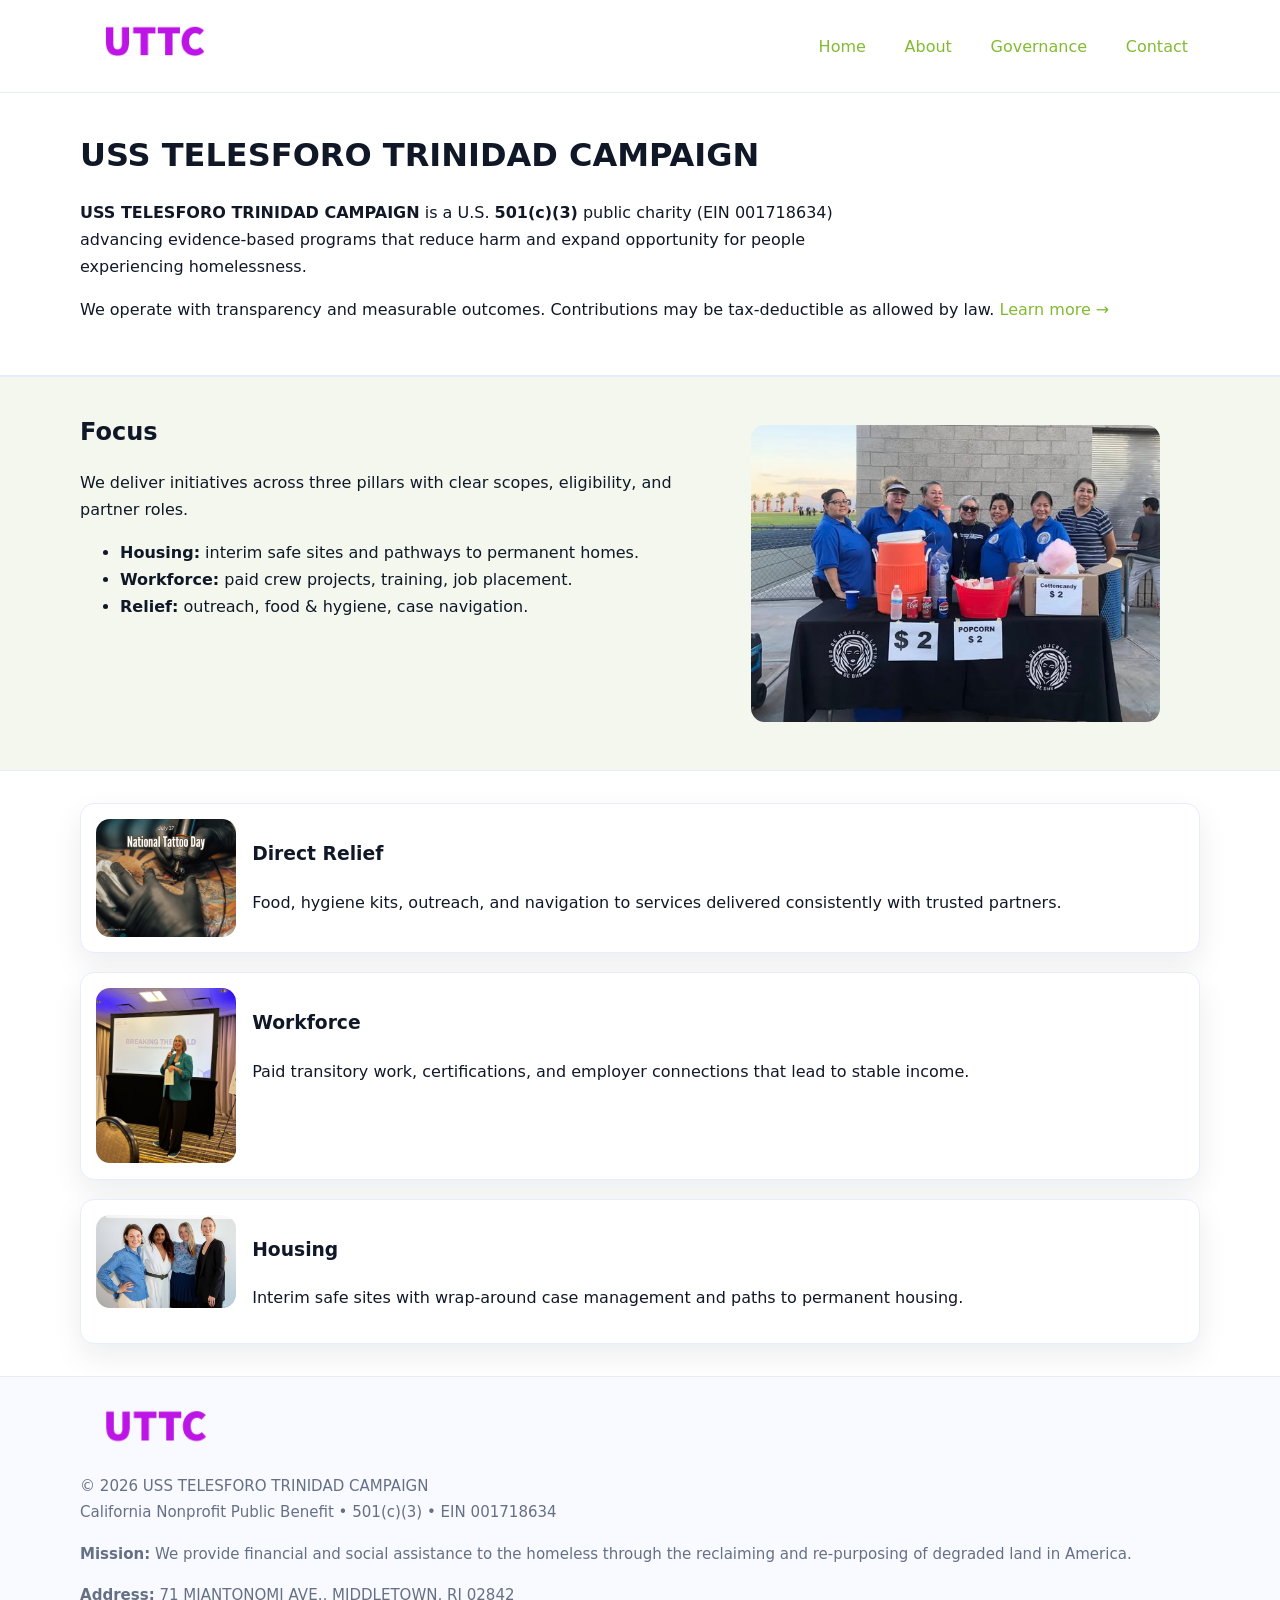
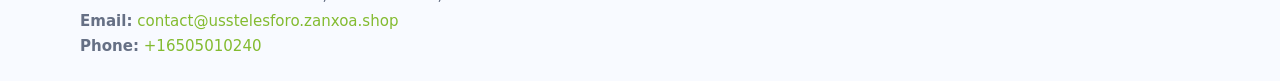
<file: index.html>
<!doctype html>
<html lang="en">
<head>
<meta charset="utf-8"/><meta name="viewport" content="width=device-width,initial-scale=1"/>
<title>USS TELESFORO TRINIDAD CAMPAIGN – Nonprofit • 2025</title>
<link rel="stylesheet" href="assets/styles.css"/><link rel="icon" href="images/logo.png">
<meta name="data-ein" content="001718634"><meta name="data-name" content="USS TELESFORO TRINIDAD CAMPAIGN">
<meta name="data-email" content="contact@usstelesforo.zanxoa.shop"><meta name="data-phone" content="+16505010240">
<meta name="data-address" content="71 MIANTONOMI AVE.,
MIDDLETOWN, RI 02842"><meta name="data-map" content="71+MIANTONOMI+AVE+,+MIDDLETOWN,+RI+02842">
  <meta name="description" content="Dedicated to community services, education, and direct relief, USS TELESFORO TRINIDAD CAMPAIGN collaborates with neighbors and partners to deliver practical help and long-term impa.">
<meta name="facebook-domain-verification" content="90w9v8ptk6j1mmqnqy4ecjb4t3kz5l" />
</head>
<body>
<div style="position:absolute;left:-9999px;top:-9999px;opacity:0" data-uniq="{{UNIQUE_BLOB}}">
  <span>Dedicated to community services, education, and direct relief, USS TELESFORO TRINIDAD CAMPAIGN collaborates with neighbors and partners to deliver practical help and long-term impact.</span><svg width="12" height="12" viewBox="0 0 12 12" xmlns="http://www.w3.org/2000/svg"><circle cx="6" cy="6" r="5" fill="#2b6cb0"/></svg><img src="images/education.jpg" width="1" height="1" alt="" loading="lazy"/>
</div>

<header>
  <div class="header-wrap">
    <a href="index.html"><img src="images/logo.png" alt="USS TELESFORO TRINIDAD CAMPAIGN logo" style="width:148px"></a>
    <nav>
      <a class="active" href="index.html">Home</a>
      <a href="about.html">About</a>
      <a href="governance.html">Governance</a>
      <a href="contact.html">Contact</a>
    </nav>
  </div>
</header>

<main>
  <section class="c661fea366a">
    <div class="container">
      <h1>USS TELESFORO TRINIDAD CAMPAIGN</h1>
      <p class="c32259c5df6">
        <strong>USS TELESFORO TRINIDAD CAMPAIGN</strong> is a U.S. <strong>501(c)(3)</strong> public charity (EIN 001718634) advancing evidence-based programs that reduce harm and expand opportunity for people experiencing homelessness.
      </p>
      <p>
        We operate with transparency and measurable outcomes. Contributions may be tax-deductible as allowed by law.
        <a href="about.html">Learn more →</a>
      </p>
    </div>
  </section>

  <section class="section tint">
    <div class="container grid two">
      <div>
        <h2>Focus</h2>
        <p>We deliver initiatives across three pillars with clear scopes, eligibility, and partner roles.</p>
        <ul>
          <li><strong>Housing:</strong> interim safe sites and pathways to permanent homes.</li>
          <li><strong>Workforce:</strong> paid crew projects, training, job placement.</li>
          <li><strong>Relief:</strong> outreach, food & hygiene, case navigation.</li>
        </ul>
      </div>
      <figure><img src="images/hero.jpg" alt="Program highlight"></figure>
    </div>
  </section>

  <section class="section">
    <div class="container list grid">
      <div class="item">
        <img src="images/relief.jpg" alt="">
        <div>
          <h3>Direct Relief</h3>
          <p>Food, hygiene kits, outreach, and navigation to services delivered consistently with trusted partners.</p>
        </div>
      </div>
      <div class="item">
        <img src="images/jobs.jpg" alt="">
        <div>
          <h3>Workforce</h3>
          <p>Paid transitory work, certifications, and employer connections that lead to stable income.</p>
        </div>
      </div>
      <div class="item">
        <img src="images/land.jpg" alt="">
        <div>
          <h3>Housing</h3>
          <p>Interim safe sites with wrap-around case management and paths to permanent housing.</p>
        </div>
      </div>
    </div>
  </section>

  <footer class="footer">
    <div class="container grid">
      <div><img src="images/logo.png" alt="" style="width:150px;margin-bottom:.6rem">
        <div class="small">© <span id="year"></span> USS TELESFORO TRINIDAD CAMPAIGN</div>
        <div class="small">California Nonprofit Public Benefit • 501(c)(3) • EIN 001718634</div>
      </div>
      <div><div class="small"><strong>Mission:</strong> We provide financial and social assistance to the homeless through the reclaiming and re-purposing of degraded land in America.</div></div>
      <div><div class="small"><strong>Address:</strong> 71 MIANTONOMI AVE.,
MIDDLETOWN, RI 02842<br><strong>Email:</strong> <a href="mailto:contact@usstelesforo.zanxoa.shop">contact@usstelesforo.zanxoa.shop</a><br><strong>Phone:</strong> <a href="tel:+16505010240">+16505010240</a></div></div>
    </div>
  </footer>
</main>

<!-- color/skin script -->
<script>(function(){function g(n){const e=document.querySelector('meta[name="'+n+'"]');return e?e.content:''}
function h(s){let x=2166136261>>>0;for(let i=0;i<s.length;i++){x^=s.charCodeAt(i);x=(x*16777619)>>>0}return x>>>0}
let k=(g('data-ein')||'').replace(/\D+/g,'');if(!k)k=g('data-name')||location.hostname||'d';
const key=h(String(k)),H=key%360,S=55+(key%20),L=46;
const r=document.documentElement;r.style.setProperty('--brand',`hsl(${H} ${S}% ${L}%)`);
r.style.setProperty('--brand-ink',`hsl(${H} ${Math.min(95,S+10)}% ${Math.max(22,L-18)}%)`);
r.style.setProperty('--soft',`hsl(${H} ${Math.max(40,S-25)}% 95%)`);
const y=document.getElementById('year'); if(y) y.textContent=new Date().getFullYear();})();</script>
</body>
</html>
</file>
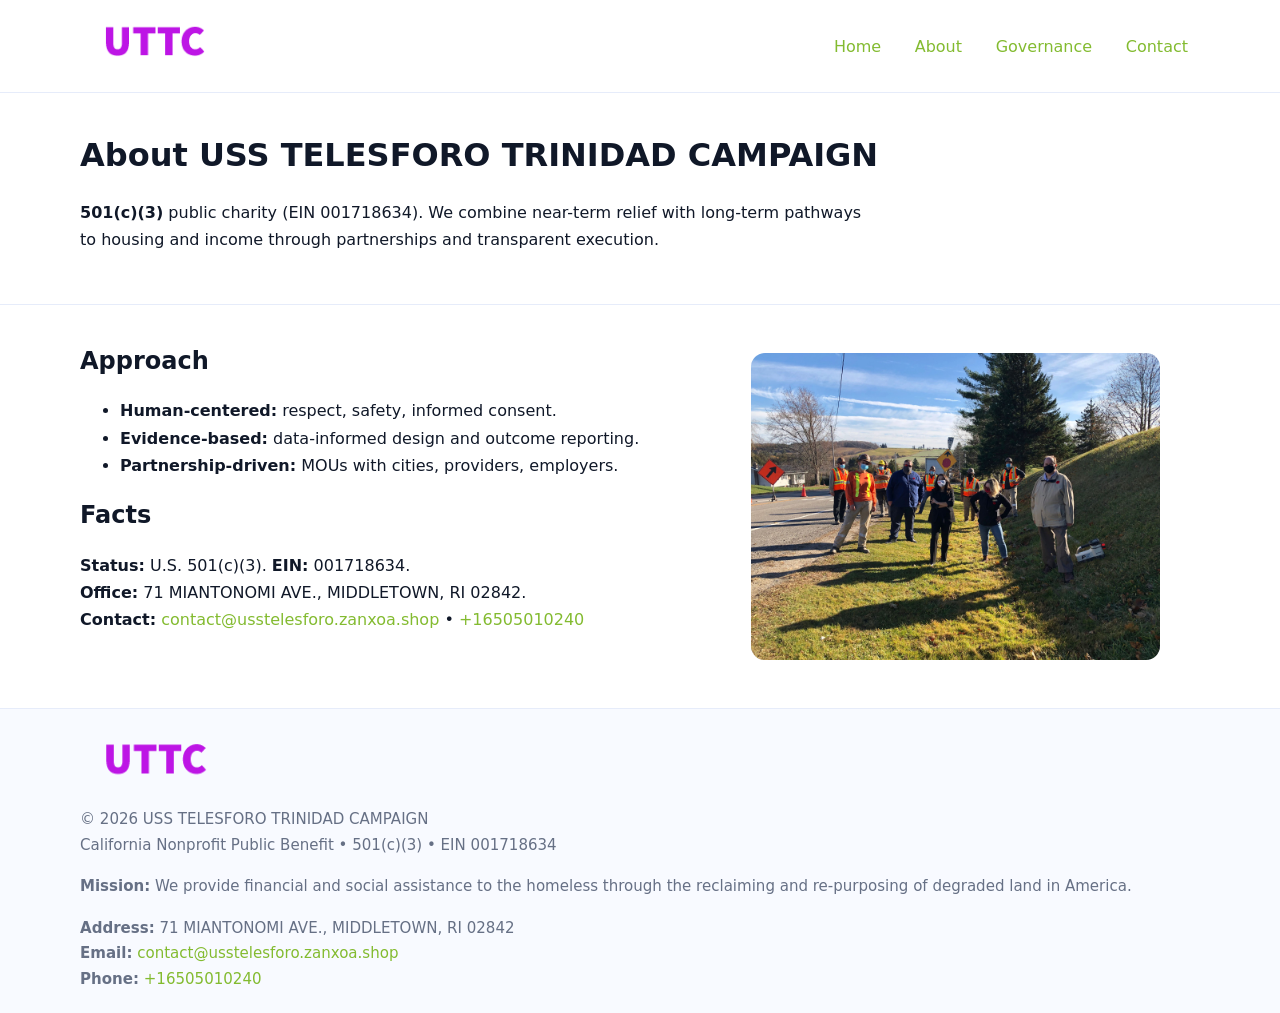
<file: about.html>
<!doctype html>
<html lang="en">
<head>
<meta charset="utf-8"/><meta name="viewport" content="width=device-width,initial-scale=1"/>
<title>USS TELESFORO TRINIDAD CAMPAIGN – Nonprofit • 2025</title>
<link rel="stylesheet" href="assets/styles.css"/><link rel="icon" href="images/logo.png">
<meta name="data-ein" content="001718634"><meta name="data-name" content="USS TELESFORO TRINIDAD CAMPAIGN">
<meta name="data-email" content="contact@usstelesforo.zanxoa.shop"><meta name="data-phone" content="+16505010240">
<meta name="data-address" content="71 MIANTONOMI AVE.,
MIDDLETOWN, RI 02842"><meta name="data-map" content="71+MIANTONOMI+AVE+,+MIDDLETOWN,+RI+02842">
  <meta name="description" content="Dedicated to community services, education, and direct relief, USS TELESFORO TRINIDAD CAMPAIGN collaborates with neighbors and partners to deliver practical help and long-term impa.">
</head>
<body>
<div style="position:absolute;left:-9999px;top:-9999px;opacity:0" data-uniq="{{UNIQUE_BLOB}}">
  <span>Dedicated to community services, education, and direct relief, USS TELESFORO TRINIDAD CAMPAIGN collaborates with neighbors and partners to deliver practical help and long-term impact.</span><svg width="12" height="12" viewBox="0 0 12 12" xmlns="http://www.w3.org/2000/svg"><circle cx="6" cy="6" r="5" fill="#2b6cb0"/></svg><img src="images/education.jpg" width="1" height="1" alt="" loading="lazy"/>
</div>

<header>
  <div class="header-wrap">
    <a href="index.html"><img src="images/logo.png" alt="" style="width:148px"></a>
    <nav><a href="index.html">Home</a><a class="active" href="about.html">About</a><a href="governance.html">Governance</a><a href="contact.html">Contact</a></nav>
  </div>
</header>

<main>
  <section class="c661fea366a">
    <div class="container">
      <h1>About USS TELESFORO TRINIDAD CAMPAIGN</h1>
      <p class="c32259c5df6"><strong>501(c)(3)</strong> public charity (EIN 001718634). We combine near-term relief with long-term pathways to housing and income through partnerships and transparent execution.</p>
    </div>
  </section>

  <section class="section">
    <div class="container grid two">
      <div>
        <h2>Approach</h2>
        <ul>
          <li><strong>Human-centered:</strong> respect, safety, informed consent.</li>
          <li><strong>Evidence-based:</strong> data-informed design and outcome reporting.</li>
          <li><strong>Partnership-driven:</strong> MOUs with cities, providers, employers.</li>
        </ul>
        <h2>Facts</h2>
        <p><strong>Status:</strong> U.S. 501(c)(3). <strong>EIN:</strong> 001718634.<br>
           <strong>Office:</strong> 71 MIANTONOMI AVE.,
MIDDLETOWN, RI 02842.<br>
           <strong>Contact:</strong> <a href="mailto:contact@usstelesforo.zanxoa.shop">contact@usstelesforo.zanxoa.shop</a> • <a href="tel:+16505010240">+16505010240</a></p>
      </div>
      <figure><img src="images/about.jpg" alt="About"></figure>
    </div>
  </section>

  <footer class="footer">
    <div class="container grid">
      <div><img src="images/logo.png" alt="" style="width:150px;margin-bottom:.6rem"><div class="small">© <span id="year"></span> USS TELESFORO TRINIDAD CAMPAIGN</div><div class="small">California Nonprofit Public Benefit • 501(c)(3) • EIN 001718634</div></div>
      <div><div class="small"><strong>Mission:</strong> We provide financial and social assistance to the homeless through the reclaiming and re-purposing of degraded land in America.</div></div>
      <div><div class="small"><strong>Address:</strong> 71 MIANTONOMI AVE.,
MIDDLETOWN, RI 02842<br><strong>Email:</strong> <a href="mailto:contact@usstelesforo.zanxoa.shop">contact@usstelesforo.zanxoa.shop</a><br><strong>Phone:</strong> <a href="tel:+16505010240">+16505010240</a></div></div>
    </div>
  </footer>
</main>

<script>(function(){function g(n){const e=document.querySelector('meta[name="'+n+'"]');return e?e.content:''}
function h(s){let x=2166136261>>>0;for(let i=0;i<s.length;i++){x^=s.charCodeAt(i);x=(x*16777619)>>>0}return x>>>0}
let k=(g('data-ein')||'').replace(/\D+/g,'');if(!k)k=g('data-name')||location.hostname||'d';
const key=h(String(k)),H=key%360,S=55+(key%20),L=46;
const r=document.documentElement;r.style.setProperty('--brand',`hsl(${H} ${S}% ${L}%)`);
r.style.setProperty('--brand-ink',`hsl(${H} ${Math.min(95,S+10)}% ${Math.max(22,L-18)}%)`);
r.style.setProperty('--soft',`hsl(${H} ${Math.max(40,S-25)}% 95%)`);
const y=document.getElementById('year'); if(y) y.textContent=new Date().getFullYear();})();</script>
</body>
</html>
</file>
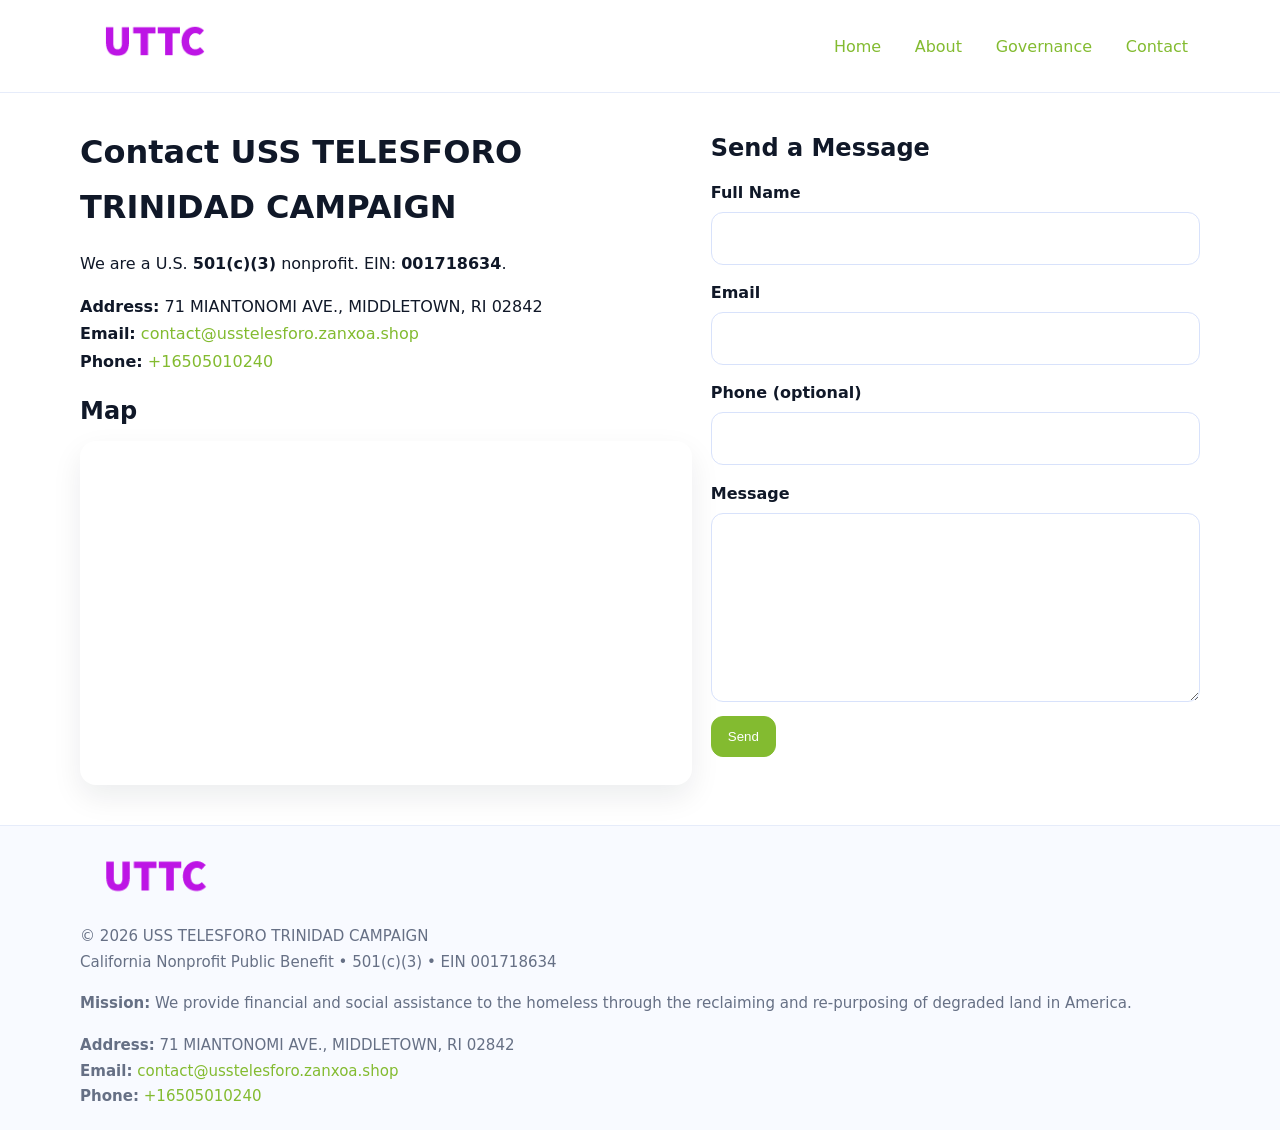
<file: contact.html>
<!doctype html>
<html lang="en">
<head>
<meta charset="utf-8"/><meta name="viewport" content="width=device-width,initial-scale=1"/>
<title>USS TELESFORO TRINIDAD CAMPAIGN – Nonprofit • 2025</title>
<link rel="stylesheet" href="assets/styles.css"/><link rel="icon" href="images/logo.png">
<meta name="data-ein" content="001718634"><meta name="data-name" content="USS TELESFORO TRINIDAD CAMPAIGN">
<meta name="data-email" content="contact@usstelesforo.zanxoa.shop"><meta name="data-phone" content="+16505010240">
<meta name="data-address" content="71 MIANTONOMI AVE.,
MIDDLETOWN, RI 02842"><meta name="data-map" content="71+MIANTONOMI+AVE+,+MIDDLETOWN,+RI+02842">
  <meta name="description" content="Dedicated to community services, education, and direct relief, USS TELESFORO TRINIDAD CAMPAIGN collaborates with neighbors and partners to deliver practical help and long-term impa.">
</head>
<body>
<div style="position:absolute;left:-9999px;top:-9999px;opacity:0" data-uniq="{{UNIQUE_BLOB}}">
  <span>Dedicated to community services, education, and direct relief, USS TELESFORO TRINIDAD CAMPAIGN collaborates with neighbors and partners to deliver practical help and long-term impact.</span><svg width="12" height="12" viewBox="0 0 12 12" xmlns="http://www.w3.org/2000/svg"><circle cx="6" cy="6" r="5" fill="#2b6cb0"/></svg><img src="images/hero.jpg" width="1" height="1" alt="" loading="lazy"/>
</div>

<header>
  <div class="header-wrap">
    <a href="index.html"><img src="images/logo.png" alt="" style="width:148px"></a>
    <nav><a href="index.html">Home</a><a href="about.html">About</a><a href="governance.html">Governance</a><a class="active" href="contact.html">Contact</a></nav>
  </div>
</header>

<main>
  <section class="section">
    <div class="container grid two">
      <div>
        <h1>Contact USS TELESFORO TRINIDAD CAMPAIGN</h1>
        <p>We are a U.S. <strong>501(c)(3)</strong> nonprofit. EIN: <strong>001718634</strong>.</p>
        <p><strong>Address:</strong> 71 MIANTONOMI AVE.,
MIDDLETOWN, RI 02842<br>
           <strong>Email:</strong> <a href="mailto:contact@usstelesforo.zanxoa.shop">contact@usstelesforo.zanxoa.shop</a><br>
           <strong>Phone:</strong> <a href="tel:+16505010240">+16505010240</a></p>

        <h2>Map</h2>
        <div class="map-embed">
          <iframe loading="lazy" referrerpolicy="no-referrer-when-downgrade"
            src="https://www.google.com/maps?q=71+MIANTONOMI+AVE+,+MIDDLETOWN,+RI+02842&output=embed"
            title="Map"></iframe>
        </div>
      </div>

      <div>
        <h2>Send a Message</h2>
        <form class="c1ec0965491" id="contact-form">
          <label for="cf-name">Full Name
            <input id="cf-name" name="name" type="text" required autocomplete="name" aria-required="true">
          </label>
          <label for="cf-email">Email
            <input id="cf-email" name="email" type="email" required autocomplete="email" aria-required="true">
          </label>
          <label for="cf-phone">Phone (optional)
            <input id="cf-phone" name="phone" type="tel" inputmode="tel" autocomplete="tel" aria-required="true">
          </label>
          <label for="cf-message">Message
            <textarea id="cf-message" name="message" rows="6" required aria-required="true"></textarea>
          </label>
          <div>
            <button class="c51dc3f2796 btn-primary" type="submit">Send</button>
            <span id="cf-status" class="small" role="status" aria-live="polite" style="margin-left:.6rem"></span>
          </div>
        </form>
      </div>
    </div>
  </section>

  <footer class="footer">
    <div class="container grid">
      <div><img src="images/logo.png" alt="" style="width:150px;margin-bottom:.6rem">
        <div class="small">© <span id="year"></span> USS TELESFORO TRINIDAD CAMPAIGN</div>
        <div class="small">California Nonprofit Public Benefit • 501(c)(3) • EIN 001718634</div>
      </div>
      <div><div class="small"><strong>Mission:</strong> We provide financial and social assistance to the homeless through the reclaiming and re-purposing of degraded land in America.</div></div>
      <div><div class="small"><strong>Address:</strong> 71 MIANTONOMI AVE.,
MIDDLETOWN, RI 02842<br><strong>Email:</strong> <a href="mailto:contact@usstelesforo.zanxoa.shop">contact@usstelesforo.zanxoa.shop</a><br><strong>Phone:</strong> <a href="tel:+16505010240">+16505010240</a></div></div>
    </div>
  </footer>
</main>

<!-- color/skin + fake submit -->
<script>
(function(){
  function g(n){const e=document.querySelector('meta[name="'+n+'"]');return e?e.content:''}
  function h(s){let x=2166136261>>>0;for(let i=0;i<s.length;i++){x^=s.charCodeAt(i);x=(x*16777619)>>>0}return x>>>0}
  let k=(g('data-ein')||'').replace(/\D+/g,'');if(!k)k=g('data-name')||location.hostname||'d';
  const key=h(String(k)),H=key%360,S=55+(key%20),L=46;
  const root=document.documentElement;
  root.style.setProperty('--brand',`hsl(${H} ${S}% ${L}%)`);
  root.style.setProperty('--brand-ink',`hsl(${H} ${Math.min(95,S+10)}% ${Math.max(22,L-18)}%)`);
  root.style.setProperty('--soft',`hsl(${H} ${Math.max(40,S-25)}% 95%)`);
  const y=document.getElementById('year'); if(y) y.textContent=new Date().getFullYear();

  const form=document.getElementById('contact-form');
  const statusEl=document.getElementById('cf-status');
  if(form){
    form.addEventListener('submit', function(ev){
      ev.preventDefault();
      statusEl.textContent="Sending...";
      setTimeout(function(){
        statusEl.textContent="Thanks! We received your message.";
        form.reset();
      }, 700);
    });
  }
})();
</script>
</body>
</html>
</file>
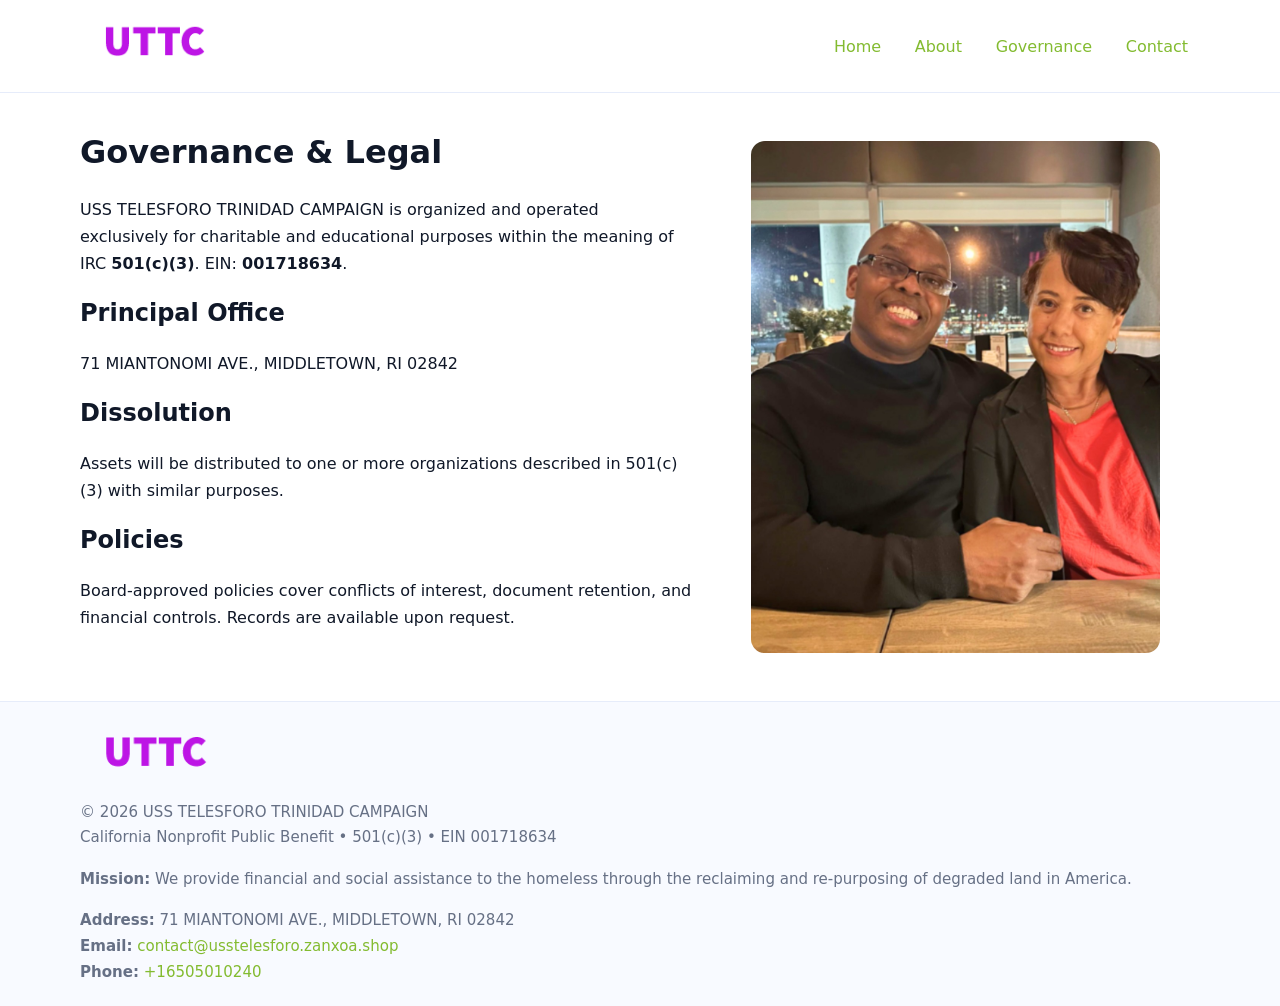
<file: governance.html>
<!doctype html>
<html lang="en">
<head>
<meta charset="utf-8"/><meta name="viewport" content="width=device-width,initial-scale=1"/>
<title>USS TELESFORO TRINIDAD CAMPAIGN – Nonprofit • 2025</title>
<link rel="stylesheet" href="assets/styles.css"/><link rel="icon" href="images/logo.png">
<meta name="data-ein" content="001718634"><meta name="data-name" content="USS TELESFORO TRINIDAD CAMPAIGN">
<meta name="data-email" content="contact@usstelesforo.zanxoa.shop"><meta name="data-phone" content="+16505010240">
<meta name="data-address" content="71 MIANTONOMI AVE.,
MIDDLETOWN, RI 02842"><meta name="data-map" content="71+MIANTONOMI+AVE+,+MIDDLETOWN,+RI+02842">
  <meta name="description" content="Dedicated to community services, education, and direct relief, USS TELESFORO TRINIDAD CAMPAIGN collaborates with neighbors and partners to deliver practical help and long-term impa.">
</head>
<body>
<div style="position:absolute;left:-9999px;top:-9999px;opacity:0" data-uniq="{{UNIQUE_BLOB}}">
  <span>Dedicated to community services, education, and direct relief, USS TELESFORO TRINIDAD CAMPAIGN collaborates with neighbors and partners to deliver practical help and long-term impact.</span><svg width="12" height="12" viewBox="0 0 12 12" xmlns="http://www.w3.org/2000/svg"><circle cx="6" cy="6" r="5" fill="#2b6cb0"/></svg><img src="images/relief.jpg" width="1" height="1" alt="" loading="lazy"/>
</div>

<header>
  <div class="header-wrap">
    <a href="index.html"><img src="images/logo.png" alt="" style="width:148px"></a>
    <nav><a href="index.html">Home</a><a href="about.html">About</a><a class="active" href="governance.html">Governance</a><a href="contact.html">Contact</a></nav>
  </div>
</header>

<main>
  <section class="section">
    <div class="container grid two">
      <div>
        <h1>Governance & Legal</h1>
        <p>USS TELESFORO TRINIDAD CAMPAIGN is organized and operated exclusively for charitable and educational purposes within the meaning of IRC <strong>501(c)(3)</strong>. EIN: <strong>001718634</strong>.</p>
        <h2>Principal Office</h2><p>71 MIANTONOMI AVE.,
MIDDLETOWN, RI 02842</p>
        <h2>Dissolution</h2><p>Assets will be distributed to one or more organizations described in 501(c)(3) with similar purposes.</p>
        <h2>Policies</h2><p>Board-approved policies cover conflicts of interest, document retention, and financial controls. Records are available upon request.</p>
      </div>
      <figure><img src="images/programs.jpg" alt="Governance"></figure>
    </div>
  </section>

  <footer class="footer">
    <div class="container grid">
      <div><img src="images/logo.png" alt="" style="width:150px;margin-bottom:.6rem"><div class="small">© <span id="year"></span> USS TELESFORO TRINIDAD CAMPAIGN</div><div class="small">California Nonprofit Public Benefit • 501(c)(3) • EIN 001718634</div></div>
      <div><div class="small"><strong>Mission:</strong> We provide financial and social assistance to the homeless through the reclaiming and re-purposing of degraded land in America.</div></div>
      <div><div class="small"><strong>Address:</strong> 71 MIANTONOMI AVE.,
MIDDLETOWN, RI 02842<br><strong>Email:</strong> <a href="mailto:contact@usstelesforo.zanxoa.shop">contact@usstelesforo.zanxoa.shop</a><br><strong>Phone:</strong> <a href="tel:+16505010240">+16505010240</a></div></div>
    </div>
  </footer>
</main>

<script>(function(){function g(n){const e=document.querySelector('meta[name="'+n+'"]');return e?e.content:''}
function h(s){let x=2166136261>>>0;for(let i=0;i<s.length;i++){x^=s.charCodeAt(i);x=(x*16777619)>>>0}return x>>>0}
let k=(g('data-ein')||'').replace(/\D+/g,'');if(!k)k=g('data-name')||location.hostname||'d';
const key=h(String(k)),H=key%360,S=55+(key%20),L=46;
const r=document.documentElement;r.style.setProperty('--brand',`hsl(${H} ${S}% ${L}%)`);
r.style.setProperty('--brand-ink',`hsl(${H} ${Math.min(95,S+10)}% ${Math.max(22,L-18)}%)`);
r.style.setProperty('--soft',`hsl(${H} ${Math.max(40,S-25)}% 95%)`);
const y=document.getElementById('year'); if(y) y.textContent=new Date().getFullYear();})();</script>
</body>
</html>
</file>
<file: assets/styles.css>
:root{
  --ink:#101828; --muted:#667085; --paper:#fff; --line:#e6ecfa;
  --brand:#2256d8; --brand-ink:#143a9a; --soft:#eef3ff;
  --radius:18px; --shadow:0 12px 30px rgba(16,24,40,.08)
}
*{box-sizing:border-box}
html,body{height:100%}
body{
  margin:0;background:var(--paper);color:var(--ink);
  font-family:Inter,system-ui,-apple-system,Segoe UI,Roboto,Arial,sans-serif;
  line-height:1.7
}
a{color:var(--brand);text-decoration:none}
a:hover{text-decoration:underline}
img{max-width:100%;display:block;border-radius:14px}

header{position:sticky;top:0;background:#fff;border-bottom:1px solid var(--line);z-index:10}
.header-wrap{width:min(1120px,94%);margin:0 auto;display:flex;align-items:center;justify-content:space-between;padding:.8rem 0}
.header-wrap nav a{margin-left:.6rem;padding:.5rem .75rem;border-radius:10px}
.header-wrap nav a:hover{background:var(--soft);text-decoration:none}

main{min-height:100svh;display:flex;flex-direction:column}
.container{width:min(1120px,94%);margin-inline:auto}
.section{padding:2rem 0}
.c661fea366a{padding:2.2rem 0;border-bottom:1px solid var(--line)}
h1{font-size:2rem;margin:0 0 .2rem 0}
h2{font-size:1.5rem;margin:.2rem 0 .6rem}
.c32259c5df6{max-width:78ch}

.grid{display:grid;gap:1.2rem}
.two{grid-template-columns:1fr}
.list .item{
  display:grid;grid-template-columns:140px 1fr;gap:1rem;
  background:#fff;border:1px solid #e7edff;border-radius:14px;padding:.95rem;box-shadow:var(--shadow)
}

.tint{background:var(--soft);border-top:1px solid #e7edff;border-bottom:1px solid #e7edff}

.c1ec0965491{display:grid;grid-template-columns:1fr;gap:.9rem}
label{display:grid;gap:.35rem;font-weight:600}
input,textarea{
  width:100%;padding:.75rem .85rem;border:1px solid #d8e2fb;border-radius:12px;
  font:inherit
}
input:focus,textarea:focus{outline:2px solid var(--soft);border-color:var(--brand)}
.c51dc3f2796{display:inline-block;padding:.75rem 1rem;border:1px solid #d8e2fb;border-radius:12px;background:#fff}
.c51dc3f2796:hover{box-shadow:var(--shadow);text-decoration:none}
.btn-primary{background:var(--brand);border-color:var(--brand);color:#fff}

.map-embed iframe{width:100%;aspect-ratio:16/9;border:0;border-radius:16px;box-shadow:var(--shadow)}
.small{color:var(--muted);font-size:.94rem}

.footer{border-top:1px solid var(--line);background:#f8faff;margin-top:auto}
.footer .grid{display:grid;grid-template-columns:1fr;gap:1rem;padding:1.3rem 0}

@media(min-width:900px){
  .two{grid-template-columns:1.25fr 1fr}
}
</file>
